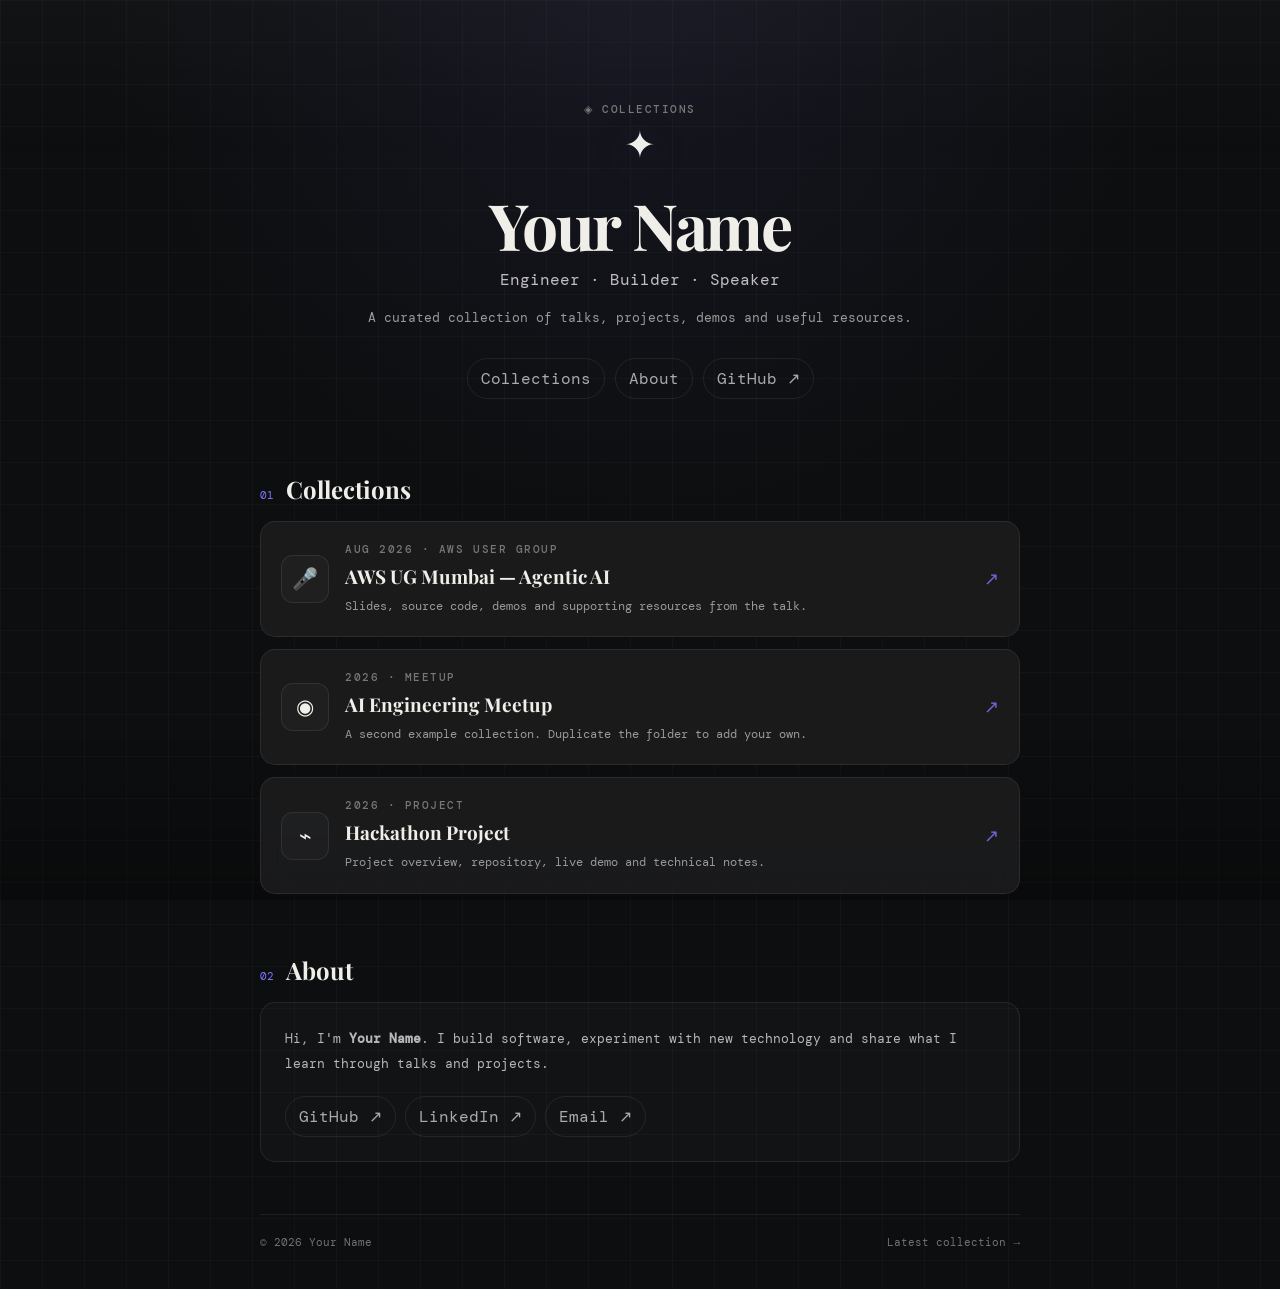
<file: index.html>
<!doctype html>
<html lang="en">
<head>
  <meta charset="utf-8">
  <meta name="viewport" content="width=device-width, initial-scale=1">
  <meta name="description" content="A personal collection of talks, projects, demos and resources.">
  <title>Your Name — Talks & Projects</title>
  <link rel="icon" href="assets/favicon.svg" type="image/svg+xml">
  <link rel="stylesheet" href="assets/css/style.css">
</head>
<body>
  <div class="site-shell">
    <header class="hero">
      <div class="eyebrow">◈ COLLECTIONS</div>
      <div class="hero-mark" aria-hidden="true">✦</div>
      <h1>Your Name</h1>
      <p class="hero-subtitle">Engineer · Builder · Speaker</p>
      <p class="hero-copy">A curated collection of talks, projects, demos and useful resources.</p>
      <nav class="top-nav" aria-label="Primary navigation">
        <a href="#collections">Collections</a>
        <a href="#about">About</a>
        <a href="https://github.com/YOUR_USERNAME" target="_blank" rel="noreferrer">GitHub ↗</a>
      </nav>
    </header>

    <main>
      <section id="collections" class="section">
        <div class="section-heading">
          <span>01</span>
          <h2>Collections</h2>
        </div>

        <div class="collection-grid">
          <a class="collection-card" href="tree/awsug-aug-26/">
            <div class="card-icon">🎤</div>
            <div class="card-body">
              <div class="card-meta">AUG 2026 · AWS USER GROUP</div>
              <h3>AWS UG Mumbai — Agentic AI</h3>
              <p>Slides, source code, demos and supporting resources from the talk.</p>
            </div>
            <span class="arrow">↗</span>
          </a>

          <a class="collection-card" href="tree/ai-meetup-2026/">
            <div class="card-icon">◉</div>
            <div class="card-body">
              <div class="card-meta">2026 · MEETUP</div>
              <h3>AI Engineering Meetup</h3>
              <p>A second example collection. Duplicate the folder to add your own.</p>
            </div>
            <span class="arrow">↗</span>
          </a>

          <a class="collection-card" href="tree/hackathon-2026/">
            <div class="card-icon">⌁</div>
            <div class="card-body">
              <div class="card-meta">2026 · PROJECT</div>
              <h3>Hackathon Project</h3>
              <p>Project overview, repository, live demo and technical notes.</p>
            </div>
            <span class="arrow">↗</span>
          </a>
        </div>
      </section>

      <section id="about" class="about section">
        <div class="section-heading">
          <span>02</span>
          <h2>About</h2>
        </div>
        <div class="about-panel">
          <p>Hi, I'm <strong>Your Name</strong>. I build software, experiment with new technology and share what I learn through talks and projects.</p>
          <div class="socials">
            <a href="https://github.com/YOUR_USERNAME" target="_blank" rel="noreferrer">GitHub ↗</a>
            <a href="https://www.linkedin.com/in/YOUR_USERNAME/" target="_blank" rel="noreferrer">LinkedIn ↗</a>
            <a href="mailto:you@example.com">Email ↗</a>
          </div>
        </div>
      </section>
    </main>

    <footer>
      <span>© 2026 Your Name</span>
      <a href="tree/awsug-aug-26/">Latest collection →</a>
    </footer>
  </div>
  <script src="assets/js/script.js"></script>
</body>
</html>
</file>
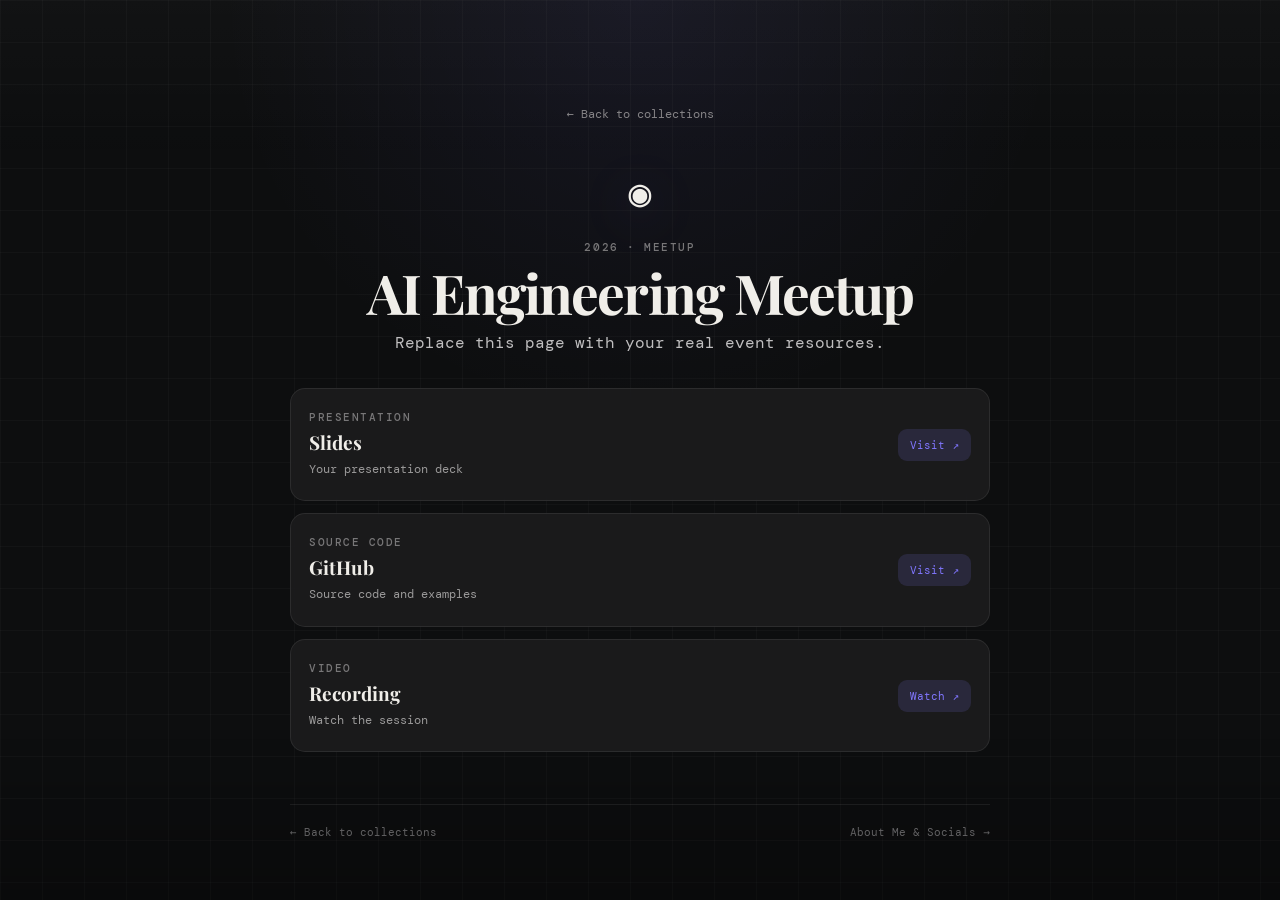
<file: tree/ai-meetup-2026/index.html>
<!doctype html>
<html lang="en">
<head>
  <meta charset="utf-8">
  <meta name="viewport" content="width=device-width, initial-scale=1">
  <title>AI Engineering Meetup — Resources</title>
  <link rel="icon" href="../../assets/favicon.svg" type="image/svg+xml">
  <link rel="stylesheet" href="../../assets/css/style.css">
</head>
<body>
  <div class="site-shell collection-page">
    <header class="collection-hero">
      <a class="back-link" href="../../">← Back to collections</a>
      <div class="hero-mark" aria-hidden="true">◉</div>
      <div class="eyebrow">2026 · MEETUP</div>
      <h1>AI Engineering Meetup</h1>
      <p class="hero-subtitle">Replace this page with your real event resources.</p>
    </header>
    <main>
      <section class="resource-list">
        <a class="resource-card" href="https://example.com" target="_blank" rel="noreferrer">
          <div><div class="card-label">PRESENTATION</div><h2>Slides</h2><p>Your presentation deck</p></div><span>Visit ↗</span>
        </a>
        <a class="resource-card" href="https://github.com/YOUR_USERNAME/YOUR_REPO" target="_blank" rel="noreferrer">
          <div><div class="card-label">SOURCE CODE</div><h2>GitHub</h2><p>Source code and examples</p></div><span>Visit ↗</span>
        </a>
        <a class="resource-card" href="https://youtube.com/" target="_blank" rel="noreferrer">
          <div><div class="card-label">VIDEO</div><h2>Recording</h2><p>Watch the session</p></div><span>Watch ↗</span>
        </a>
      </section>
    </main>
    <footer><a href="../../">← Back to collections</a><a href="../../#about">About Me & Socials →</a></footer>
  </div>
  <script src="../../assets/js/script.js"></script>
</body>
</html>
</file>
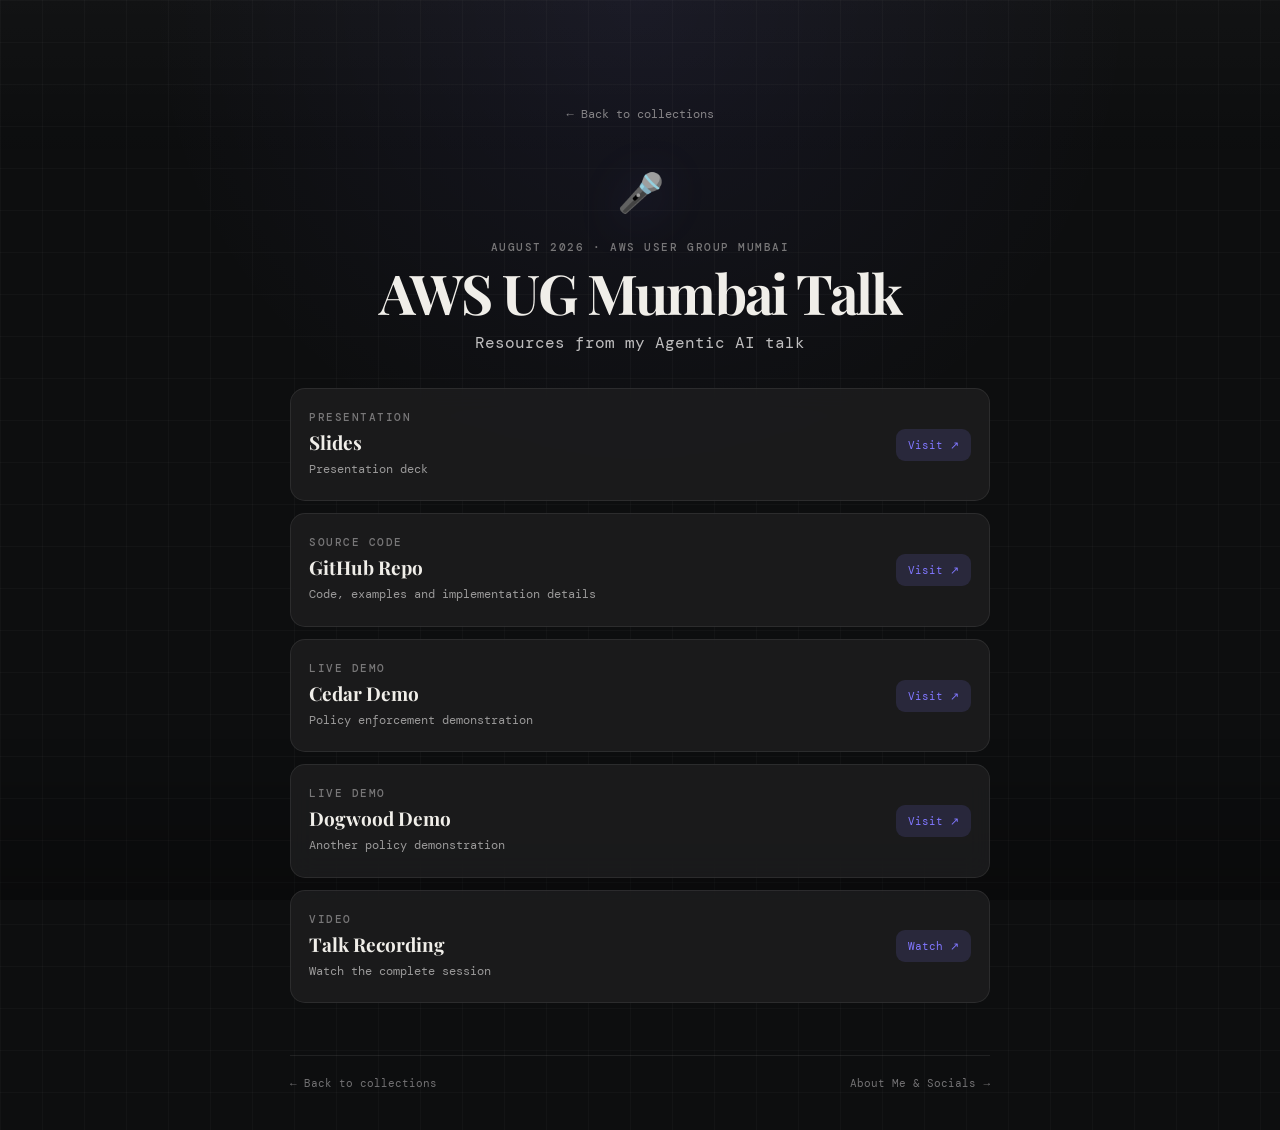
<file: tree/awsug-aug-26/index.html>
<!doctype html>
<html lang="en">
<head>
  <meta charset="utf-8">
  <meta name="viewport" content="width=device-width, initial-scale=1">
  <meta name="description" content="Resources from the AWS User Group Mumbai talk.">
  <title>AWS UG Mumbai — Resources</title>
  <link rel="icon" href="../../assets/favicon.svg" type="image/svg+xml">
  <link rel="stylesheet" href="../../assets/css/style.css">
</head>
<body>
  <div class="site-shell collection-page">
    <header class="collection-hero">
      <a class="back-link" href="../../">← Back to collections</a>
      <div class="hero-mark" aria-hidden="true">🎤</div>
      <div class="eyebrow">AUGUST 2026 · AWS USER GROUP MUMBAI</div>
      <h1>AWS UG Mumbai Talk</h1>
      <p class="hero-subtitle">Resources from my Agentic AI talk</p>
    </header>

    <main>
      <section class="resource-list" aria-label="Talk resources">
        <a class="resource-card" href="https://example.com/slides" target="_blank" rel="noreferrer">
          <div>
            <div class="card-label">PRESENTATION</div>
            <h2>Slides</h2>
            <p>Presentation deck</p>
          </div>
          <span>Visit ↗</span>
        </a>

        <a class="resource-card" href="https://github.com/YOUR_USERNAME/YOUR_REPO" target="_blank" rel="noreferrer">
          <div>
            <div class="card-label">SOURCE CODE</div>
            <h2>GitHub Repo</h2>
            <p>Code, examples and implementation details</p>
          </div>
          <span>Visit ↗</span>
        </a>

        <a class="resource-card" href="https://example.com/demo" target="_blank" rel="noreferrer">
          <div>
            <div class="card-label">LIVE DEMO</div>
            <h2>Cedar Demo</h2>
            <p>Policy enforcement demonstration</p>
          </div>
          <span>Visit ↗</span>
        </a>

        <a class="resource-card" href="https://example.com/demo-2" target="_blank" rel="noreferrer">
          <div>
            <div class="card-label">LIVE DEMO</div>
            <h2>Dogwood Demo</h2>
            <p>Another policy demonstration</p>
          </div>
          <span>Visit ↗</span>
        </a>

        <a class="resource-card" href="https://youtube.com/" target="_blank" rel="noreferrer">
          <div>
            <div class="card-label">VIDEO</div>
            <h2>Talk Recording</h2>
            <p>Watch the complete session</p>
          </div>
          <span>Watch ↗</span>
        </a>
      </section>
    </main>

    <footer>
      <a href="../../">← Back to collections</a>
      <a href="../../#about">About Me & Socials →</a>
    </footer>
  </div>
  <script src="../../assets/js/script.js"></script>
</body>
</html>
</file>
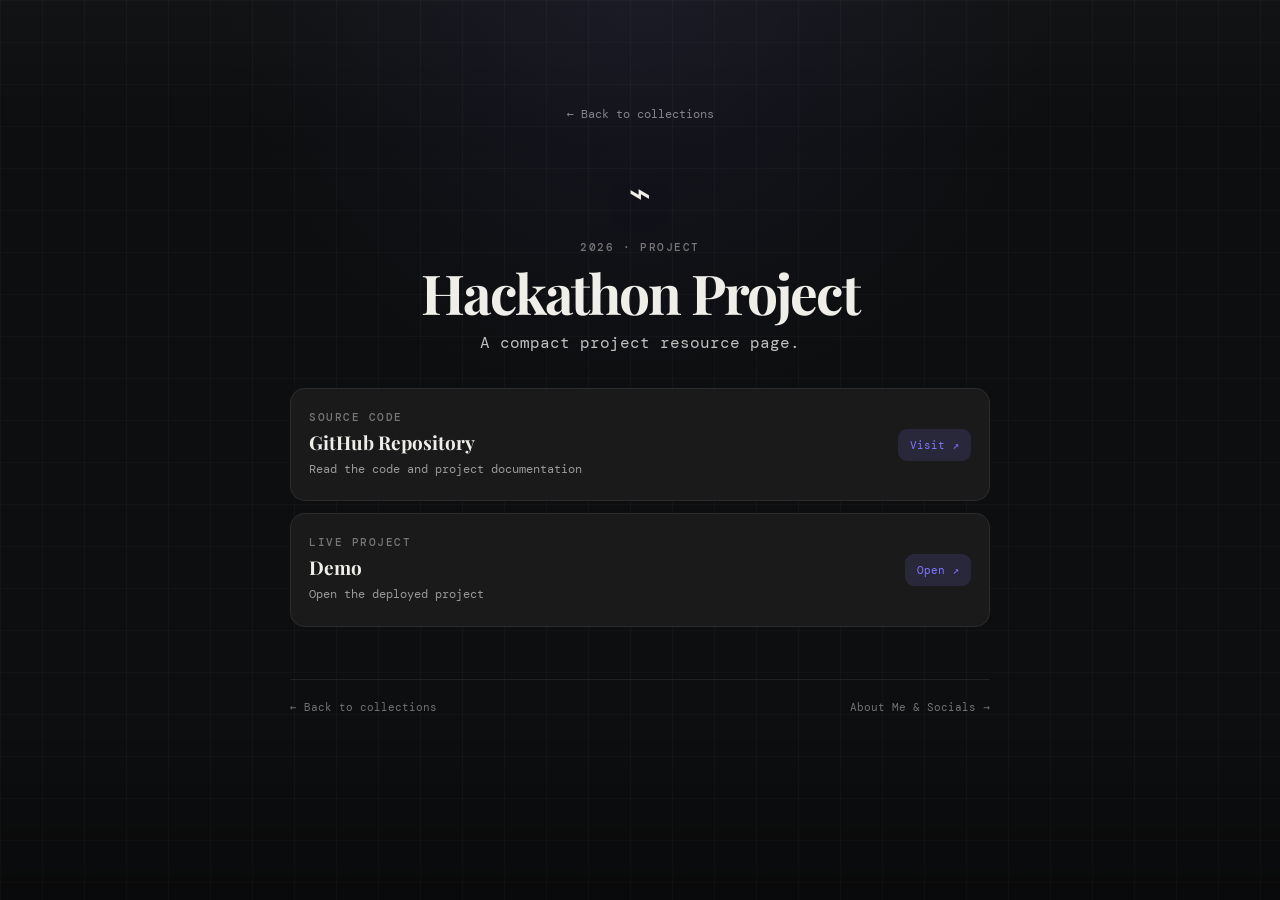
<file: tree/hackathon-2026/index.html>
<!doctype html>
<html lang="en">
<head>
  <meta charset="utf-8">
  <meta name="viewport" content="width=device-width, initial-scale=1">
  <title>Hackathon Project — Resources</title>
  <link rel="icon" href="../../assets/favicon.svg" type="image/svg+xml">
  <link rel="stylesheet" href="../../assets/css/style.css">
</head>
<body>
  <div class="site-shell collection-page">
    <header class="collection-hero">
      <a class="back-link" href="../../">← Back to collections</a>
      <div class="hero-mark" aria-hidden="true">⌁</div>
      <div class="eyebrow">2026 · PROJECT</div>
      <h1>Hackathon Project</h1>
      <p class="hero-subtitle">A compact project resource page.</p>
    </header>
    <main>
      <section class="resource-list">
        <a class="resource-card" href="https://github.com/YOUR_USERNAME/YOUR_REPO" target="_blank" rel="noreferrer">
          <div><div class="card-label">SOURCE CODE</div><h2>GitHub Repository</h2><p>Read the code and project documentation</p></div><span>Visit ↗</span>
        </a>
        <a class="resource-card" href="https://example.com" target="_blank" rel="noreferrer">
          <div><div class="card-label">LIVE PROJECT</div><h2>Demo</h2><p>Open the deployed project</p></div><span>Open ↗</span>
        </a>
      </section>
    </main>
    <footer><a href="../../">← Back to collections</a><a href="../../#about">About Me & Socials →</a></footer>
  </div>
  <script src="../../assets/js/script.js"></script>
</body>
</html>
</file>
<file: assets/css/style.css>
@import url('https://fonts.googleapis.com/css2?family=DM+Mono:wght@400;500&family=Playfair+Display:wght@500;600;700&display=swap');

:root {
  --bg: #0d0e0f;
  --panel: rgba(30, 30, 31, .82);
  --panel-hover: #252526;
  --text: #f0eee9;
  --muted: #9b9a9a;
  --line: rgba(255,255,255,.08);
  --accent: #8177ff;
  --accent-soft: rgba(129,119,255,.14);
  --max: 760px;
}

* { box-sizing: border-box; }

html { scroll-behavior: smooth; }

body {
  margin: 0;
  min-height: 100vh;
  color: var(--text);
  background:
    linear-gradient(rgba(255,255,255,.025) 1px, transparent 1px),
    linear-gradient(90deg, rgba(255,255,255,.025) 1px, transparent 1px),
    radial-gradient(circle at 50% 0%, rgba(129,119,255,.08), transparent 38%),
    var(--bg);
  background-size: 42px 42px, 42px 42px, auto, auto;
  font-family: "DM Mono", ui-monospace, SFMono-Regular, Menlo, monospace;
}

body::before {
  content: "";
  position: fixed;
  inset: 0;
  pointer-events: none;
  background: linear-gradient(180deg, rgba(255,255,255,.025), transparent 18%, transparent 82%, rgba(0,0,0,.25));
}

a { color: inherit; }

.site-shell {
  width: min(calc(100% - 36px), var(--max));
  margin: 0 auto;
  padding: 64px 0 40px;
}

.hero, .collection-hero {
  text-align: center;
  padding: 38px 0 54px;
}

.eyebrow, .card-meta, .card-label {
  color: #787778;
  font-size: 11px;
  letter-spacing: .14em;
  font-weight: 500;
}

.hero-mark {
  font-size: 38px;
  margin: 4px 0 22px;
  filter: drop-shadow(0 8px 24px rgba(129,119,255,.18));
}

h1, h2, h3 {
  font-family: "Playfair Display", Georgia, serif;
}

h1 {
  margin: 10px 0 12px;
  font-size: clamp(38px, 7vw, 64px);
  line-height: 1.02;
  letter-spacing: -.035em;
}

.hero-subtitle {
  margin: 0;
  color: #c0bfc0;
  font-size: 16px;
}

.hero-copy {
  max-width: 560px;
  margin: 16px auto 0;
  color: var(--muted);
  line-height: 1.8;
  font-size: 13px;
}

.top-nav {
  display: flex;
  justify-content: center;
  flex-wrap: wrap;
  gap: 10px;
  margin-top: 28px;
}

.top-nav a, .socials a {
  padding: 9px 13px;
  border: 1px solid var(--line);
  border-radius: 999px;
  text-decoration: none;
  color: #aaa;
  transition: .2s ease;
}

.top-nav a:hover, .socials a:hover {
  color: var(--text);
  border-color: rgba(129,119,255,.45);
  background: var(--accent-soft);
}

.section { margin-top: 20px; }

.section-heading {
  display: flex;
  align-items: baseline;
  gap: 12px;
  margin-bottom: 16px;
}

.section-heading span {
  color: var(--accent);
  font-size: 11px;
}

.section-heading h2 {
  margin: 0;
  font-size: 24px;
}

.collection-grid, .resource-list {
  display: grid;
  gap: 12px;
}

.collection-card, .resource-card {
  position: relative;
  display: flex;
  align-items: center;
  gap: 16px;
  text-decoration: none;
  background: var(--panel);
  border: 1px solid var(--line);
  border-radius: 15px;
  padding: 20px;
  backdrop-filter: blur(12px);
  transition: transform .22s ease, border-color .22s ease, background .22s ease, box-shadow .22s ease;
}

.collection-card:hover, .resource-card:hover {
  transform: translateY(-3px);
  background: var(--panel-hover);
  border-color: rgba(255,255,255,.13);
  box-shadow: 0 18px 50px rgba(0,0,0,.22);
}

.card-icon {
  flex: 0 0 48px;
  width: 48px;
  height: 48px;
  display: grid;
  place-items: center;
  border: 1px solid var(--line);
  border-radius: 12px;
  background: rgba(255,255,255,.025);
  font-size: 21px;
}

.card-body { min-width: 0; }

.card-meta { margin-bottom: 7px; }

.card-body h3 {
  margin: 0 0 7px;
  font-size: 19px;
}

.card-body p, .resource-card p {
  margin: 0;
  color: var(--muted);
  font-size: 12px;
  line-height: 1.7;
}

.arrow {
  margin-left: auto;
  color: var(--accent);
  font-size: 18px;
  opacity: .8;
}

.about { margin-top: 60px; }

.about-panel {
  padding: 24px;
  border: 1px solid var(--line);
  border-radius: 15px;
  background: rgba(255,255,255,.025);
}

.about-panel p {
  margin: 0;
  color: #b8b7b7;
  line-height: 1.9;
  font-size: 13px;
}

.socials {
  display: flex;
  flex-wrap: wrap;
  gap: 9px;
  margin-top: 20px;
}

footer {
  display: flex;
  justify-content: space-between;
  gap: 20px;
  margin-top: 52px;
  padding-top: 20px;
  border-top: 1px solid var(--line);
  color: #737274;
  font-size: 11px;
}

footer a {
  text-decoration: none;
}

footer a:hover, .back-link:hover {
  color: var(--accent);
}

.collection-page {
  max-width: 700px;
}

.collection-hero {
  padding-bottom: 35px;
}

.collection-hero h1 {
  font-size: clamp(36px, 7vw, 55px);
}

.back-link {
  display: inline-block;
  margin-bottom: 42px;
  color: #858386;
  text-decoration: none;
  font-size: 12px;
}

.resource-card {
  justify-content: space-between;
  padding: 21px 18px;
}

.resource-card > div { min-width: 0; }

.resource-card h2 {
  margin: 5px 0 4px;
  font-size: 19px;
}

.resource-card > span {
  flex: 0 0 auto;
  padding: 9px 12px;
  border-radius: 9px;
  color: var(--accent);
  background: var(--accent-soft);
  font-size: 11px;
  white-space: nowrap;
}

.not-found {
  min-height: 80vh;
  display: grid;
  place-content: center;
  justify-items: center;
  text-align: center;
}

.primary-button {
  margin-top: 25px;
  padding: 11px 15px;
  border-radius: 10px;
  background: var(--accent);
  color: #fff;
  text-decoration: none;
  font-size: 12px;
}

@media (max-width: 600px) {
  .site-shell {
    width: min(calc(100% - 24px), var(--max));
    padding-top: 34px;
  }

  .hero, .collection-hero { padding-top: 25px; }

  .collection-card, .resource-card {
    padding: 16px;
  }

  .card-icon {
    flex-basis: 42px;
    width: 42px;
    height: 42px;
  }

  .card-body h3, .resource-card h2 {
    font-size: 16px;
  }

  footer {
    flex-direction: column;
    align-items: center;
  }
}

@media (prefers-reduced-motion: reduce) {
  html { scroll-behavior: auto; }
  .collection-card, .resource-card, .top-nav a, .socials a { transition: none; }
}
</file>
